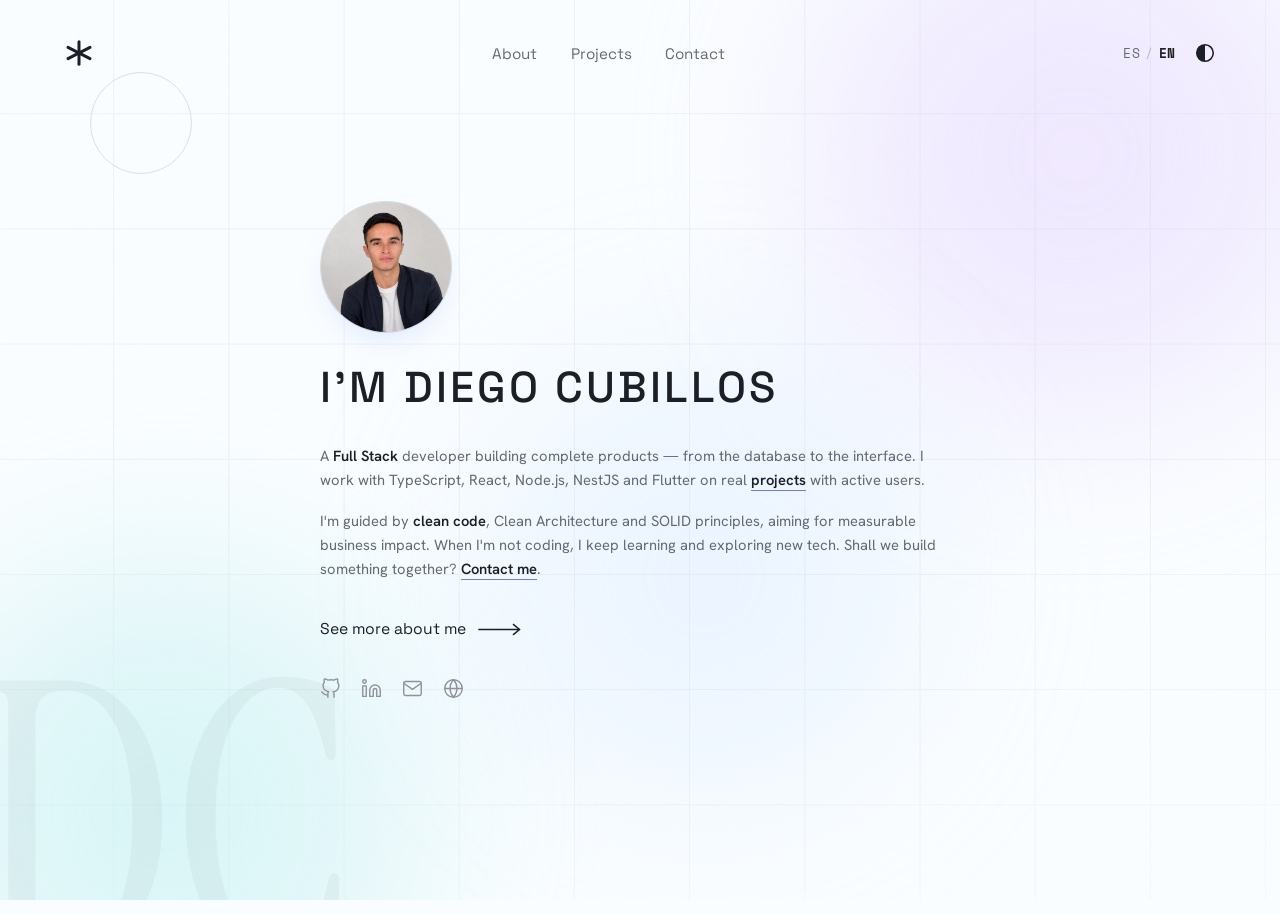
<file: index.html>
<!DOCTYPE html>
<html lang="es" data-theme="light">
<head>
  <meta charset="UTF-8" />
  <meta name="viewport" content="width=device-width, initial-scale=1.0" />

  <!-- ===== Primary meta ===== -->
  <title>Diego Armando Cubillos Clavijo — Desarrollador Full Stack</title>
  <meta name="description" content="Diego Armando Cubillos Clavijo, Desarrollador Full Stack. TypeScript, React, Node.js, NestJS y Flutter. Productos completos desde Tunja, Colombia." />
  <meta name="keywords" content="Diego Cubillos, Diego Armando Cubillos Clavijo, CubillosDev, Desarrollador Full Stack, Full Stack Developer, TypeScript, React, Node.js, NestJS, Flutter, PostgreSQL, Colombia, Tunja, Boyacá" />
  <meta name="author" content="Diego Armando Cubillos Clavijo" />
  <meta name="robots" content="index, follow, max-snippet:-1, max-image-preview:large, max-video-preview:-1" />
  <meta name="application-name" content="Diego Cubillos — Portafolio" />

  <!-- ===== Geo ===== -->
  <meta name="geo.region" content="CO-BOY" />
  <meta name="geo.placename" content="Tunja, Boyacá, Colombia" />
  <meta name="geo.position" content="5.5353;-73.3678" />
  <meta name="ICBM" content="5.5353, -73.3678" />

  <!-- ===== Canonical & hreflang ===== -->
  <link rel="canonical" href="https://www.diegocubillos.com/" />
  <link rel="alternate" hreflang="es" href="https://www.diegocubillos.com/" />
  <link rel="alternate" hreflang="en" href="https://www.diegocubillos.com/" />
  <link rel="alternate" hreflang="x-default" href="https://www.diegocubillos.com/" />

  <!-- ===== Open Graph ===== -->
  <meta property="og:type" content="profile" />
  <meta property="og:url" content="https://www.diegocubillos.com/" />
  <meta property="og:title" content="Diego Armando Cubillos Clavijo — Desarrollador Full Stack" />
  <meta property="og:description" content="Desarrollador Full Stack especializado en TypeScript, React, Node.js, NestJS y Flutter. Construye productos completos desde Tunja, Colombia." />
  <meta property="og:image" content="https://www.diegocubillos.com/assets/proj/foto-perfil.jpg" />
  <meta property="og:image:alt" content="Diego Armando Cubillos Clavijo — Desarrollador Full Stack" />
  <meta property="og:image:width" content="1122" />
  <meta property="og:image:height" content="1402" />
  <meta property="og:locale" content="es_CO" />
  <meta property="og:locale:alternate" content="en_US" />
  <meta property="og:site_name" content="Diego Cubillos" />
  <meta property="profile:first_name" content="Diego Armando" />
  <meta property="profile:last_name" content="Cubillos Clavijo" />

  <!-- ===== Twitter / X ===== -->
  <meta name="twitter:card" content="summary_large_image" />
  <meta name="twitter:title" content="Diego Armando Cubillos Clavijo — Full Stack Developer" />
  <meta name="twitter:description" content="Full Stack Developer. TypeScript, React, Node.js, NestJS & Flutter. Building complete products from Tunja, Colombia." />
  <meta name="twitter:image" content="https://www.diegocubillos.com/assets/proj/foto-perfil.jpg" />
  <meta name="twitter:image:alt" content="Diego Armando Cubillos Clavijo — Desarrollador Full Stack" />

  <!-- ===== Favicon ===== -->
  <link rel="icon" href="favicon.svg" type="image/svg+xml" />
  <link rel="apple-touch-icon" href="favicon.svg" />
  <meta name="theme-color" content="#16181d" />

  <!-- ===== Fonts ===== -->
  <link rel="preconnect" href="https://fonts.googleapis.com" />
  <link rel="preconnect" href="https://fonts.gstatic.com" crossorigin />
  <link href="https://fonts.googleapis.com/css2?family=Space+Grotesk:wght@400;500;600;700&family=Hanken+Grotesk:wght@400;500;600&family=Instrument+Serif:ital@0;1&family=Space+Mono:wght@400;700&display=swap" rel="stylesheet" />

  <link rel="stylesheet" href="styles.css" />

  <!-- ===== Structured data: Person ===== -->
  <script type="application/ld+json">
  {
    "@context": "https://schema.org",
    "@type": "Person",
    "name": "Diego Armando Cubillos Clavijo",
    "alternateName": ["Diego Cubillos", "CubillosDev"],
    "url": "https://www.diegocubillos.com",
    "image": "https://www.diegocubillos.com/assets/proj/foto-perfil.jpg",
    "email": "hola@diegocubillos.com",
    "jobTitle": "Full Stack Developer",
    "description": "Desarrollador Full Stack especializado en TypeScript, React, Node.js, NestJS y Flutter. Construye productos completos de la base de datos a la interfaz, guiado por Clean Architecture y principios SOLID.",
    "knowsAbout": [
      "TypeScript", "JavaScript", "React", "Node.js", "NestJS", "Express.js",
      "Flutter", "Dart", "PostgreSQL", "TypeORM", "Tailwind CSS", "Jest",
      "Supertest", "Swagger", "OpenAPI", "Framer Motion", "Recharts", "Vite",
      "Clean Architecture", "SOLID", "Microservices", "REST APIs",
      "Full Stack Development", "Mobile Development", "Linux", "Git"
    ],
    "address": {
      "@type": "PostalAddress",
      "addressLocality": "Tunja",
      "addressRegion": "Boyacá",
      "addressCountry": "CO"
    },
    "nationality": {
      "@type": "Country",
      "name": "Colombia"
    },
    "alumniOf": {
      "@type": "CollegeOrUniversity",
      "name": "Universidad Santo Tomás",
      "address": {
        "@type": "PostalAddress",
        "addressLocality": "Tunja",
        "addressCountry": "CO"
      }
    },
    "hasCredential": {
      "@type": "EducationalOccupationalCredential",
      "name": "Scrum Fundamentals Certified",
      "credentialCategory": "certification",
      "recognizedBy": {
        "@type": "Organization",
        "name": "SCRUMstudy"
      }
    },
    "sameAs": [
      "https://github.com/CubillosDev",
      "https://linkedin.com/in/cubillosdiego"
    ]
  }
  </script>

  <!-- ===== Structured data: WebSite ===== -->
  <script type="application/ld+json">
  {
    "@context": "https://schema.org",
    "@type": "WebSite",
    "name": "Diego Cubillos — Portafolio",
    "alternateName": "Diego Armando Cubillos Clavijo",
    "url": "https://www.diegocubillos.com",
    "description": "Portafolio profesional de Diego Armando Cubillos Clavijo, Desarrollador Full Stack especializado en TypeScript, React, Node.js, NestJS y Flutter.",
    "author": {
      "@type": "Person",
      "name": "Diego Armando Cubillos Clavijo"
    },
    "inLanguage": ["es", "en"]
  }
  </script>
</head>
<body>
  <!-- ===== Background layers ===== -->
  <div class="bg" aria-hidden="true">
    <div class="grid"></div>
    <div class="blobs">
      <span class="blob b1"></span>
      <span class="blob b2"></span>
      <span class="blob b3"></span>
    </div>
    <div class="initials">DC<span class="dot">.</span></div>
    <div class="float-ring"></div>
    <div class="cursor-glow"></div>
  </div>

  <!-- ===== Header ===== -->
  <header class="nav">
    <a class="logo" href="/" data-view="home" aria-label="Inicio">
      <svg viewBox="0 0 24 24" width="30" height="30" fill="none" stroke="currentColor" stroke-width="2.4" stroke-linecap="round">
        <line x1="12" y1="3" x2="12" y2="21"></line>
        <line x1="3.2" y1="7.5" x2="20.8" y2="16.5"></line>
        <line x1="20.8" y1="7.5" x2="3.2" y2="16.5"></line>
      </svg>
    </a>
    <nav class="nav-links">
      <a href="/about" data-view="about" data-i18n="nav.about">Sobre mí</a>
      <a href="/projects" data-view="projects" data-i18n="nav.projects">Proyectos</a>
      <a href="/contact" data-view="contact" data-i18n="nav.contact">Contacto</a>
    </nav>
    <div class="controls">
      <button class="lang-btn" id="langBtn" aria-label="Cambiar idioma">
        <span class="lang-on">ES</span><span class="sep">/</span><span class="lang-off">EN</span>
      </button>
      <button class="theme-btn" id="themeBtn" aria-label="Cambiar tema">
        <svg viewBox="0 0 24 24" width="22" height="22">
          <circle cx="12" cy="12" r="9" fill="none" stroke="currentColor" stroke-width="1.7"></circle>
          <path d="M12 3a9 9 0 0 0 0 18z" fill="currentColor"></path>
        </svg>
      </button>
      <button class="menu-btn" id="menuBtn" aria-label="Menú">
        <span></span><span></span><span></span>
      </button>
    </div>
  </header>

  <!-- ===== Views ===== -->
  <main>
    <!-- HOME -->
    <section class="view view-home is-active" id="home">
      <div class="home-inner">
        <img class="hero-photo" src="assets/proj/foto-avatar.jpg" alt="Diego Armando Cubillos Clavijo" width="132" height="132" />
        <div class="name-stage">
          <span class="ghost g-a" aria-hidden="true">Soy Diego Cubillos</span>
          <span class="ghost g-b" aria-hidden="true">Soy Diego Cubillos</span>
          <h1 class="hero-name" id="heroName">Soy Diego Cubillos</h1>
        </div>
        <div class="hero-body">
          <p id="heroP1">Desarrollador <b>Full Stack</b> que construye productos completos — de la base de datos a la interfaz. Trabajo con TypeScript, React, Node.js, NestJS y Flutter en proyectos reales con usuarios activos.</p>
          <p id="heroP2">Me guío por <b>código limpio</b>, Clean Architecture y principios SOLID, buscando impacto medible en el negocio. Cuando no estoy programando, sigo aprendiendo y explorando nuevas tecnologías.</p>
        </div>
        <a href="/about" class="see-more" data-view="about">
          <span data-i18n="home.seeMore">Ver más sobre mí</span>
          <svg viewBox="0 0 40 12" width="44" height="13" fill="none" stroke="currentColor" stroke-width="1.4">
            <line x1="0" y1="6" x2="38" y2="6"></line>
            <polyline points="32,1 38,6 32,11"></polyline>
          </svg>
        </a>
        <div class="socials" id="homeSocials"></div>
      </div>
    </section>

    <!-- ABOUT -->
    <section class="view view-scroll" id="about">
      <div class="scroll-inner">
        <h2 class="big-title" data-i18n="about.title">Sobre mí.</h2>
        <div class="about-rows" id="aboutRows">
          <div class="about-row">
            <div class="row-head"><span class="marker"></span><h3>Backend &amp; Arquitectura</h3></div>
            <p class="row-text">Diseño APIs y sistemas que escalan. He construido arquitecturas de microservicios con API Gateway, módulos de geolocalización en tiempo real con NestJS y suites de pruebas automatizadas con Jest y Supertest. Trabajo con controllers, services, guards y DTOs, junto a validación y autenticación segura, para mantener una base de código limpia y mantenible.</p>
          </div>
          <div class="about-row">
            <div class="row-head"><span class="marker"></span><h3>Frontend &amp; UI</h3></div>
            <p class="row-text">Construyo interfaces rápidas y cuidadas con React 19, Vite y Tailwind CSS. Integro visualización de datos con Recharts y animaciones fluidas con Framer Motion, siempre buscando experiencias claras, accesibles y agradables de usar.</p>
          </div>
          <div class="about-row">
            <div class="row-head"><span class="marker"></span><h3>Mobile &amp; Datos</h3></div>
            <p class="row-text">Desarrollo apps móviles multiplataforma con Flutter y Dart, y modelo bases de datos relacionales sólidas con PostgreSQL. Conecto el mundo móvil con el backend mediante APIs REST bien documentadas con Swagger/OpenAPI.</p>
          </div>
        </div>
        <div class="about-foot">
          <div class="foot-col">
            <span class="foot-label" data-i18n="about.eduLabel">Educación</span>
            <p class="foot-main" data-i18n="about.edu">Ingeniería de Sistemas</p>
            <p class="foot-sub">Universidad Santo Tomás · Tunja · 2023—<span data-i18n="about.present">Presente</span></p>
          </div>
          <div class="foot-col">
            <span class="foot-label" data-i18n="about.certLabel">Certificación</span>
            <p class="foot-main">Scrum Fundamentals Certified</p>
            <p class="foot-sub">SCRUMstudy · 2025</p>
          </div>
          <div class="foot-col">
            <span class="foot-label" data-i18n="about.stackLabel">Stack</span>
            <div class="stack-tags" id="stackTags">
              <span>TypeScript</span><span>React 19</span><span>Node.js</span><span>NestJS</span>
              <span>Express</span><span>Flutter</span><span>PostgreSQL</span><span>TypeORM</span>
              <span>Tailwind</span><span>Framer Motion</span><span>Jest</span><span>Git</span><span>Linux</span>
            </div>
          </div>
        </div>
      </div>
    </section>

    <!-- PROJECTS -->
    <section class="view view-scroll" id="projects">
      <div class="scroll-inner">
        <h2 class="big-title" data-i18n="projects.title">Proyectos.</h2>
        <div class="filters" id="filters"></div>
        <div class="grid-projects" id="projectGrid">
          <article class="pcard">
            <div class="pcard-body">
              <h3>Sistema de Control de Flotas</h3>
              <p>Plataforma de 3 capas — API REST, panel web y app móvil — para supervisar flotas vehiculares en tiempo real con NestJS, React 19 y Flutter.</p>
            </div>
          </article>
          <article class="pcard">
            <div class="pcard-body">
              <h3>Gestión de Equipos Hospitalarios</h3>
              <p>Sistema basado en microservicios con API Gateway central que desacopla inventario, mantenimiento y usuarios con Express.js y PostgreSQL.</p>
            </div>
          </article>
          <article class="pcard">
            <div class="pcard-body">
              <h3>Everwood FAQ</h3>
              <p>Plataforma cloud que analiza conversaciones y genera FAQs automáticamente con JavaScript y procesamiento de lenguaje natural.</p>
            </div>
          </article>
          <article class="pcard">
            <div class="pcard-body">
              <h3>LATAM Comparte CMS</h3>
              <p>Sistema de gestión de contenidos multiplataforma construido con Flutter y Dart para una plataforma colaborativa a nivel LATAM.</p>
            </div>
          </article>
        </div>
      </div>
    </section>

    <!-- CONTACT -->
    <section class="view view-contact" id="contact">
      <div class="contact-inner">
        <h2 class="big-title" data-i18n="contact.title">Contacto.</h2>
        <p class="contact-lead" id="contactLead"></p>
        <button class="email-pill" id="emailPill">
          <span class="email-text"></span>
          <span class="email-copy" data-i18n="contact.copy">copiar</span>
        </button>
        <div class="socials" id="contactSocials"></div>
        <p class="contact-loc" id="contactLoc"></p>
      </div>
    </section>
  </main>

  <!-- ===== Project detail drawer ===== -->
  <div class="drawer-overlay" id="drawerOverlay"></div>
  <aside class="drawer" id="drawer" aria-hidden="true">
    <button class="drawer-close" id="drawerClose">
      <svg viewBox="0 0 24 24" width="22" height="22" fill="none" stroke="currentColor" stroke-width="1.7"><polyline points="15,4 7,12 15,20"></polyline></svg>
      <span data-i18n="drawer.back">Volver a proyectos</span>
    </button>
    <div class="drawer-body" id="drawerBody"></div>
    <div class="drawer-foot" id="drawerFoot"></div>
  </aside>

  <script src="app.js"></script>
</body>
</html>
</file>
<file: styles.css>
/* ===================== Tokens ===================== */
:root {
  --bg: oklch(0.992 0.004 240);
  --bg-soft: oklch(0.97 0.006 240);
  --text: oklch(0.24 0.014 262);
  --muted: oklch(0.52 0.012 262);
  --faint: oklch(0.66 0.01 262);
  --line: oklch(0.9 0.008 262);
  --card: oklch(1 0 0 / 0.55);
  --card-bd: oklch(0.86 0.01 262 / 0.7);
  --pill: oklch(0.95 0.006 262);
  --initials: oklch(0.5 0.02 262 / 0.06);

  --aqua: oklch(0.9 0.06 198);
  --blue: oklch(0.89 0.06 256);
  --violet: oklch(0.88 0.07 304);
  --blob-a: 0.42;

  --accent: oklch(0.62 0.13 280);
  --glow: oklch(0.8 0.12 270 / 0.5);
  --eq-a: 0.3;
  --aura-a: 0.55;
  --g1: oklch(0.7 0.2 200 / 0.78);
  --g2: oklch(0.62 0.24 350 / 0.72);

  --font-display: "Space Grotesk", sans-serif;
  --font-body: "Hanken Grotesk", sans-serif;
  --font-serif: "Instrument Serif", serif;
  --font-mono: "Space Mono", monospace;

  --ease: cubic-bezier(0.22, 1, 0.36, 1);
}

[data-theme="dark"] {
  --bg: oklch(0.17 0.013 258);
  --bg-soft: oklch(0.2 0.014 258);
  --text: oklch(0.94 0.006 258);
  --muted: oklch(0.66 0.012 258);
  --faint: oklch(0.5 0.012 258);
  --line: oklch(0.32 0.012 258);
  --card: oklch(0.23 0.014 258 / 0.5);
  --card-bd: oklch(0.4 0.015 258 / 0.55);
  --pill: oklch(0.27 0.014 258);
  --initials: oklch(0.85 0.02 258 / 0.05);

  --aqua: oklch(0.62 0.12 198);
  --blue: oklch(0.55 0.14 256);
  --violet: oklch(0.55 0.15 304);
  --blob-a: 0.4;

  --accent: oklch(0.78 0.12 280);
  --glow: oklch(0.7 0.16 270 / 0.42);
  --eq-a: 0.5;
  --aura-a: 0.6;
  --g1: oklch(0.78 0.21 200 / 0.8);
  --g2: oklch(0.7 0.24 350 / 0.72);
}

/* ===================== Base ===================== */
* { margin: 0; padding: 0; box-sizing: border-box; }
html, body { height: 100%; }
body {
  font-family: var(--font-body);
  background: var(--bg);
  color: var(--text);
  overflow: hidden;
  -webkit-font-smoothing: antialiased;
  transition: background 0.6s var(--ease), color 0.6s var(--ease);
}
a { color: inherit; text-decoration: none; }
button { font-family: inherit; color: inherit; background: none; border: none; cursor: pointer; }

/* ===================== Background ===================== */
.bg { position: fixed; inset: 0; z-index: 0; overflow: hidden; pointer-events: none; }
.grid {
  position: absolute; inset: -2px;
  background-image:
    linear-gradient(to right, var(--line) 1px, transparent 1px),
    linear-gradient(to bottom, var(--line) 1px, transparent 1px);
  background-size: clamp(70px, 9vw, 130px) clamp(70px, 9vw, 130px);
  opacity: 0.4;
  -webkit-mask-image: radial-gradient(ellipse 130% 120% at 50% 35%, #000 30%, transparent 85%);
          mask-image: radial-gradient(ellipse 130% 120% at 50% 35%, #000 30%, transparent 85%);
}
.blobs { position: absolute; inset: 0; will-change: transform; transition: transform 0.5s var(--ease); }
.blob {
  position: absolute; border-radius: 50%;
  filter: blur(95px); opacity: var(--blob-a);
}
.b1 { width: 40vw; height: 40vw; top: -8vw; right: -4vw; background: var(--violet); }
.b2 { width: 38vw; height: 38vw; bottom: -12vw; left: -6vw; background: var(--aqua); }
.b3 { width: 34vw; height: 34vw; top: 28vw; left: 38vw; background: var(--blue); opacity: calc(var(--blob-a) * 0.6); }
.blob { animation: drift 22s var(--ease) infinite alternate; }
.b2 { animation-duration: 28s; animation-delay: -6s; }
.b3 { animation-duration: 34s; animation-delay: -12s; }
@keyframes drift {
  from { transform: translate(0, 0) scale(1); }
  to   { transform: translate(4vw, -3vw) scale(1.12); }
}

.initials {
  position: absolute; left: -2vw; bottom: -6vw;
  font-family: var(--font-serif);
  font-size: 30vw; line-height: 0.78;
  color: var(--initials); letter-spacing: -0.02em;
  user-select: none; will-change: transform;
  transition: transform 0.6s var(--ease);
}
.initials .dot { color: var(--accent); opacity: 0.5; }

.float-ring {
  position: absolute; top: 8vh; left: 7vw;
  width: clamp(80px, 8vw, 150px); aspect-ratio: 1;
  border: 1px solid var(--line); border-radius: 50%;
  animation: float 14s ease-in-out infinite alternate;
}
@keyframes float { from { transform: translateY(0); } to { transform: translateY(40px) translateX(20px); } }

.cursor-glow {
  position: absolute; top: 0; left: 0;
  width: 540px; height: 540px; border-radius: 50%;
  background: radial-gradient(circle, var(--glow) 0%, transparent 62%);
  transform: translate(-50%, -50%);
  left: var(--mx, 50%); top: var(--my, 40%);
  opacity: 0; transition: opacity 0.5s var(--ease);
}
body.has-pointer .cursor-glow { opacity: 1; }

/* ===================== Nav ===================== */
.nav {
  position: fixed; top: 0; left: 0; right: 0; z-index: 30;
  display: flex; align-items: center; justify-content: space-between;
  padding: clamp(20px, 3vw, 38px) clamp(22px, 5vw, 70px);
}
.logo { color: var(--text); display: inline-flex; transition: transform 0.5s var(--ease); }
.logo:hover { transform: rotate(90deg); }
.nav-links { display: flex; gap: clamp(20px, 2.6vw, 42px); }
.nav-links a {
  font-family: var(--font-display); font-size: clamp(0.95rem, 1.05vw, 1.05rem);
  color: var(--muted); position: relative; padding: 4px 0;
  transition: color 0.3s var(--ease);
}
.nav-links a::after {
  content: ""; position: absolute; left: 0; bottom: -2px; height: 1.5px; width: 0;
  background: var(--text); transition: width 0.35s var(--ease);
}
.nav-links a:hover, .nav-links a.active { color: var(--text); }
.nav-links a:hover::after, .nav-links a.active::after { width: 100%; }

.controls { display: flex; align-items: center; gap: 18px; }
.lang-btn {
  font-family: var(--font-mono); font-size: 0.82rem; letter-spacing: 0.04em;
  display: inline-flex; gap: 5px; color: var(--muted); transition: color 0.3s;
}
.lang-btn .sep { opacity: 0.4; }
.lang-btn .lang-on { color: var(--text); font-weight: 700; }
.lang-btn:hover { color: var(--text); }
[lang="en"] .lang-btn .lang-on { color: var(--muted); font-weight: 400; }
[lang="en"] .lang-btn .lang-off { color: var(--text); font-weight: 700; }
.theme-btn { color: var(--text); display: inline-flex; transition: transform 0.5s var(--ease); }
.theme-btn:hover { transform: rotate(180deg); }
.menu-btn { display: none; flex-direction: column; justify-content: center; gap: 5px; width: 30px; height: 30px; }
.menu-btn span { display: block; height: 2px; width: 22px; background: var(--text); border-radius: 2px; transition: transform 0.3s var(--ease), opacity 0.25s; }
.nav.open .menu-btn span:nth-child(1) { transform: translateY(7px) rotate(45deg); }
.nav.open .menu-btn span:nth-child(2) { opacity: 0; }
.nav.open .menu-btn span:nth-child(3) { transform: translateY(-7px) rotate(-45deg); }

/* ===================== Views ===================== */
main { position: relative; z-index: 10; height: 100%; }
.view {
  position: absolute; inset: 0;
  opacity: 0; visibility: hidden; pointer-events: none;
  transform: translateY(14px);
  transition: opacity 0.55s var(--ease), transform 0.55s var(--ease), visibility 0.55s;
}
.view.is-active { opacity: 1; visibility: visible; pointer-events: auto; transform: none; }

.view-home, .view-contact { display: flex; align-items: center; justify-content: center; padding: 9vh clamp(24px, 6vw, 90px); }
.view-scroll { overflow-y: auto; overflow-x: hidden; padding: 15vh clamp(24px, 6vw, 90px) 12vh; }
.view-scroll::-webkit-scrollbar { width: 8px; }
.view-scroll::-webkit-scrollbar-thumb { background: var(--line); border-radius: 8px; }
.scroll-inner { max-width: 1120px; margin: 0 auto; }

/* ===================== Home ===================== */
.home-inner { max-width: 640px; width: 100%; text-align: left; display: flex; flex-direction: column; align-items: flex-start; }
.hero-photo {
  width: clamp(96px, 11vw, 132px); aspect-ratio: 1;
  border-radius: 50%; object-fit: cover;
  margin-bottom: clamp(22px, 2.6vw, 32px);
  border: 1px solid var(--card-bd);
  box-shadow: 0 14px 34px -16px var(--glow);
  background: var(--pill);
}
.hero-name {
  position: relative; z-index: 2; color: var(--text);
  font-family: var(--font-display); font-weight: 500;
  font-size: clamp(1.5rem, 3.4vw, 2.7rem); line-height: 1.05;
  letter-spacing: clamp(0.02em, 0.35vw, 0.07em); text-transform: uppercase;
  margin-bottom: 0; max-width: 100%;
}
/* Corrupted / glitch ghost letters behind the name (real elements) */
.name-stage { position: relative; display: inline-block; max-width: 100%; align-self: flex-start; margin-bottom: clamp(26px, 2.6vw, 36px); }
.ghost {
  position: absolute; top: 0; left: 0; width: 100%; z-index: 1;
  pointer-events: none; user-select: none;
  font-family: var(--font-display); font-weight: 500;
  font-size: clamp(1.5rem, 3.4vw, 2.7rem); line-height: 1.05;
  letter-spacing: clamp(0.02em, 0.35vw, 0.07em); text-transform: uppercase;
  will-change: transform, clip-path;
}
.g-a { color: var(--g1); opacity: 0; animation: glitchA 2.5s steps(1, end) infinite; }
.g-b { color: var(--g2); opacity: 0; animation: glitchB 3.1s steps(1, end) infinite; }
@keyframes glitchA {
  0%, 6%, 12%, 45%, 51%, 73%, 78%, 100% { opacity: 0; }
  7%  { opacity: 0.9; transform: translate(-5px, -2px); clip-path: inset(14% 0 56% 0); }
  9%  { opacity: 0.9; transform: translate(4px, 1px);   clip-path: inset(55% 0 12% 0); }
  46% { opacity: 0.9; transform: translate(-6px, 1px);  clip-path: inset(34% 0 41% 0); }
  48% { opacity: 0.9; transform: translate(3px, -2px);  clip-path: inset(4% 0 72% 0); }
  74% { opacity: 0.9; transform: translate(5px, 0);     clip-path: inset(60% 0 18% 0); }
  76% { opacity: 0.9; transform: translate(-4px, 1px);  clip-path: inset(22% 0 52% 0); }
}
@keyframes glitchB {
  0%, 20%, 26%, 58%, 64%, 88%, 93%, 100% { opacity: 0; }
  21% { opacity: 0.85; transform: translate(5px, 1px);   clip-path: inset(46% 0 26% 0); }
  23% { opacity: 0.85; transform: translate(-4px, -1px); clip-path: inset(8% 0 66% 0); }
  59% { opacity: 0.85; transform: translate(6px, -1px);  clip-path: inset(28% 0 48% 0); }
  61% { opacity: 0.85; transform: translate(-3px, 2px);  clip-path: inset(64% 0 8% 0); }
  89% { opacity: 0.85; transform: translate(-5px, 0);    clip-path: inset(40% 0 38% 0); }
  91% { opacity: 0.85; transform: translate(4px, 1px);   clip-path: inset(12% 0 60% 0); }
}
@media (prefers-reduced-motion: reduce) {
  .g-a, .g-b { animation: none; opacity: 0; }
}
@keyframes auraMove {
  0%   { transform: translate(-4%, 2%) scale(1); }
  50%  { transform: translate(4%, -5%) scale(1.14); }
  100% { transform: translate(7%, 3%) scale(1.06); }
}
@media (prefers-reduced-motion: reduce) { .name-aura { animation: none; } }
.hero-name .ch { display: inline-block; }
.hero-name .ch.sp { width: 0.4em; }

.hero-body { max-width: 640px; display: flex; flex-direction: column; gap: clamp(13px, 1.4vw, 20px); }
.hero-body p {
  font-size: clamp(0.92rem, 1vw, 1.08rem); line-height: 1.62;
  color: var(--muted); text-wrap: pretty;
}
.hero-body b { color: var(--text); font-weight: 600; }
.hero-body a.kw {
  color: var(--text); font-weight: 600; cursor: pointer;
  border-bottom: 1.5px solid var(--accent); padding-bottom: 1px;
  transition: color 0.3s, border-color 0.3s;
}
.hero-body a.kw:hover { color: var(--accent); }

.see-more {
  display: inline-flex; align-items: center; gap: 12px;
  margin-top: clamp(24px, 3vw, 40px);
  font-family: var(--font-display); font-size: 0.98rem; color: var(--text);
}
.see-more svg { transition: transform 0.4s var(--ease); }
.see-more:hover svg { transform: translateX(8px); }

.socials { display: flex; gap: 20px; margin-top: clamp(24px, 3vw, 40px); }
.socials a {
  color: var(--faint); display: inline-flex;
  transition: color 0.3s var(--ease), transform 0.3s var(--ease);
}
.socials a:hover { color: var(--text); transform: translateY(-3px); }

/* ===================== Big titles ===================== */
.big-title {
  font-family: var(--font-display); font-weight: 700;
  font-size: clamp(2rem, 4.4vw, 3.4rem); letter-spacing: -0.02em;
  margin-bottom: clamp(28px, 4vw, 48px);
}

/* ===================== About ===================== */
.about-rows { display: flex; flex-direction: column; }
.about-row {
  display: grid; grid-template-columns: 1fr auto;
  gap: 18px 30px; padding: clamp(26px, 3vw, 40px) 0;
  border-top: 1px solid var(--line); align-items: start;
}
.about-row:last-child { border-bottom: 1px solid var(--line); }
.about-row .row-head { display: flex; align-items: center; gap: 12px; }
.about-row .marker {
  width: 11px; height: 11px; border-radius: 50%;
  border: 1.6px solid var(--faint); flex: none; transition: all 0.4s var(--ease);
}
.about-row:hover .marker { background: var(--accent); border-color: var(--accent); box-shadow: 0 0 0 4px var(--glow); }
.about-row h3 { font-family: var(--font-display); font-size: clamp(1.05rem, 1.2vw, 1.28rem); font-weight: 600; }
.about-row .row-text {
  grid-column: 1 / 2; max-width: 760px; margin-top: 4px;
  color: var(--muted); font-size: clamp(0.9rem, 0.95vw, 1rem); line-height: 1.65; text-wrap: pretty;
}
.about-row .row-link {
  grid-column: 2; grid-row: 1; align-self: start;
  font-family: var(--font-display); font-size: 0.98rem; color: var(--text);
  border-bottom: 1.5px solid var(--accent); padding-bottom: 2px; white-space: nowrap;
  transition: color 0.3s;
}
.about-row .row-link:hover { color: var(--accent); }

.about-foot {
  display: grid; grid-template-columns: repeat(3, 1fr); gap: 30px;
  margin-top: clamp(44px, 5vw, 72px);
}
.foot-label { font-family: var(--font-mono); font-size: 0.74rem; letter-spacing: 0.12em; text-transform: uppercase; color: var(--faint); }
.foot-main { font-family: var(--font-display); font-size: 1.12rem; font-weight: 600; margin: 12px 0 4px; }
.foot-sub { color: var(--muted); font-size: 0.92rem; }
.stack-tags { display: flex; flex-wrap: wrap; gap: 8px; margin-top: 12px; }
.stack-tags span {
  font-family: var(--font-mono); font-size: 0.76rem; padding: 5px 11px;
  background: var(--pill); border-radius: 100px; color: var(--muted);
}

/* ===================== Projects ===================== */
.filters { display: flex; flex-wrap: wrap; gap: 8px; margin-bottom: clamp(30px, 4vw, 48px); }
.filters button {
  font-family: var(--font-display); font-size: 0.95rem; color: var(--muted);
  padding: 9px 20px; border-radius: 100px; transition: all 0.3s var(--ease);
}
.filters button:hover { color: var(--text); }
.filters button.active { background: var(--text); color: var(--bg); }

.grid-projects { display: grid; grid-template-columns: repeat(2, 1fr); align-items: start; gap: clamp(18px, 2vw, 28px); padding-bottom: 4vh; }
.pcard {
  border: 1px solid var(--card-bd); background: var(--card);
  border-radius: 18px; overflow: hidden; cursor: pointer;
  backdrop-filter: blur(8px); transition: transform 0.45s var(--ease), border-color 0.45s var(--ease), box-shadow 0.45s var(--ease);
}
.pcard:hover { transform: translateY(-6px); border-color: var(--accent); box-shadow: 0 24px 50px -28px var(--glow); }
.pcard-cover {
  position: relative; overflow: hidden; background: var(--pill); border-bottom: 1px solid var(--card-bd);
}
.pcard-cover img { width: 100%; height: auto; display: block; transition: transform 0.6s var(--ease); }
.pcard:hover .pcard-cover img { transform: scale(1.03); }
.pcard-kicker { display: block; font-family: var(--font-mono); font-size: 0.7rem; letter-spacing: 0.1em; text-transform: uppercase; color: var(--faint); margin-bottom: 9px; }
.pcard-body { padding: 22px 24px 26px; }
.pcard-body h3 { font-family: var(--font-display); font-size: 1.14rem; font-weight: 600; margin-bottom: 7px; }
.pcard-body p { color: var(--muted); font-size: 0.9rem; line-height: 1.55; margin-bottom: 14px; text-wrap: pretty; }
.ptags { display: flex; flex-wrap: wrap; gap: 7px; }
.ptags span {
  font-family: var(--font-mono); font-size: 0.72rem; padding: 4px 10px;
  background: var(--pill); border-radius: 100px; color: var(--muted);
}

/* ===================== Contact ===================== */
.contact-inner { max-width: 760px; text-align: center; }
.contact-lead {
  font-size: clamp(1rem, 1.2vw, 1.18rem); line-height: 1.6; color: var(--muted);
  margin-bottom: clamp(26px, 3vw, 40px); text-wrap: balance;
}
.email-pill {
  display: inline-flex; align-items: center; gap: 14px;
  font-family: var(--font-display); font-size: clamp(1rem, 1.5vw, 1.3rem);
  padding: 12px 22px; border: 1px solid var(--card-bd); border-radius: 100px;
  background: var(--card); backdrop-filter: blur(8px); transition: all 0.35s var(--ease);
}
.email-pill:hover { border-color: var(--accent); transform: translateY(-3px); }
.email-pill .email-copy {
  font-family: var(--font-mono); font-size: 0.74rem; letter-spacing: 0.08em; text-transform: uppercase;
  color: var(--bg); background: var(--accent); padding: 5px 12px; border-radius: 100px;
}
.email-pill.copied .email-copy { background: oklch(0.7 0.16 150); }
.contact-inner .socials { justify-content: center; }
.contact-loc { margin-top: clamp(30px, 4vw, 46px); font-family: var(--font-mono); font-size: 0.82rem; color: var(--faint); letter-spacing: 0.04em; }

/* ===================== Drawer ===================== */
.drawer-overlay {
  position: fixed; inset: 0; z-index: 40; background: oklch(0.1 0.01 260 / 0.5);
  opacity: 0; visibility: hidden; transition: all 0.45s var(--ease); backdrop-filter: blur(2px);
}
.drawer-overlay.open { opacity: 1; visibility: visible; }
.drawer {
  position: fixed; top: 0; right: 0; bottom: 0; z-index: 50;
  width: min(540px, 100vw); background: var(--bg-soft);
  border-left: 1px solid var(--card-bd);
  display: flex; flex-direction: column;
  transform: translateX(100%); transition: transform 0.5s var(--ease);
}
.drawer.open { transform: none; }
.drawer-close { flex: none; display: inline-flex; align-items: center; gap: 8px; color: var(--muted); font-family: var(--font-display); padding: 20px 24px 14px; transition: color 0.3s; }
.drawer-close:hover { color: var(--text); }
.drawer-body { flex: 1 1 auto; overflow-y: auto; }
.drawer-body::-webkit-scrollbar { width: 8px; }
.drawer-body::-webkit-scrollbar-thumb { background: var(--line); border-radius: 8px; }

.d-hero { width: 100%; background: var(--pill); border-top: 1px solid var(--card-bd); border-bottom: 1px solid var(--card-bd); }
.d-hero img { width: 100%; display: block; }

.d-pad { padding: 26px clamp(22px, 4vw, 38px) 32px; }
.drawer-body h2 { font-family: var(--font-display); font-size: clamp(1.65rem, 4vw, 2.1rem); font-weight: 700; margin-bottom: 8px; }
.drawer-body .d-kicker { display: block; font-family: var(--font-mono); font-size: 0.72rem; letter-spacing: 0.1em; text-transform: uppercase; color: var(--faint); margin-bottom: 10px; }
.drawer-body .d-sub { color: var(--muted); font-size: 1.05rem; margin-bottom: 6px; }
.d-shots { position: relative; margin: 8px calc(-1 * clamp(22px, 4vw, 38px)) 4px; }
.d-gallery.mobile {
  display: flex; gap: 18px; overflow-x: auto; padding: 26px clamp(22px, 4vw, 38px);
  scroll-snap-type: x proximity; scroll-padding-left: clamp(22px, 4vw, 38px);
  scroll-behavior: smooth; -webkit-overflow-scrolling: touch; scrollbar-width: none;
  background: radial-gradient(120% 85% at 50% 0%, color-mix(in oklab, var(--pa) 26%, var(--bg-soft)), var(--bg-soft));
}
.d-gallery.mobile::-webkit-scrollbar { display: none; }
.d-gallery.mobile img {
  height: 340px; width: auto; flex: none; scroll-snap-align: center;
  filter: drop-shadow(0 16px 28px oklch(0.2 0.04 280 / 0.28));
}
.g-nav {
  position: absolute; top: 50%; transform: translateY(-50%); z-index: 3;
  width: 42px; height: 42px; border-radius: 50%;
  background: color-mix(in oklab, var(--bg-soft) 86%, transparent); backdrop-filter: blur(6px);
  border: 1px solid var(--card-bd); color: var(--text);
  display: flex; align-items: center; justify-content: center;
  box-shadow: 0 8px 22px oklch(0.2 0.03 280 / 0.22); cursor: pointer;
  transition: background 0.25s var(--ease), color 0.25s var(--ease), transform 0.2s var(--ease);
}
.g-nav.prev { left: 12px; }
.g-nav.next { right: 12px; }
.g-nav:hover { background: var(--text); color: var(--bg); }
.g-nav:active { transform: translateY(-50%) scale(0.92); }
.drawer-body h4 { font-family: var(--font-display); font-size: 0.8rem; letter-spacing: 0.08em; text-transform: uppercase; color: var(--faint); margin: 26px 0 12px; }
.drawer-body .d-about { color: var(--muted); line-height: 1.7; font-size: 1rem; }
.drawer-body .d-bullets { list-style: none; display: flex; flex-direction: column; gap: 10px; }
.drawer-body .d-bullets li { color: var(--muted); line-height: 1.6; padding-left: 20px; position: relative; }
.drawer-body .d-bullets li::before { content: ""; position: absolute; left: 0; top: 9px; width: 7px; height: 7px; border-radius: 50%; background: var(--accent); }
.drawer-body .ptags { margin-top: 4px; }

.drawer-foot {
  flex: none; padding: 14px clamp(18px, 3vw, 24px) calc(14px + env(safe-area-inset-bottom));
  border-top: 1px solid var(--card-bd); background: var(--bg-soft);
}
.drawer-link {
  display: flex; width: 100%; align-items: center; justify-content: center; gap: 10px; margin: 0;
  font-family: var(--font-display); font-weight: 600; font-size: 1.05rem; color: var(--bg); white-space: nowrap;
  background: var(--text); padding: 16px; border-radius: 14px; transition: background 0.35s var(--ease), transform 0.2s var(--ease);
}
.drawer-link:hover { background: var(--accent); }
.drawer-link:active { transform: scale(0.985); }

/* ===================== Responsive ===================== */
body.no-scroll .view-scroll { overflow: hidden; }

@media (max-width: 860px) {
  .grid-projects { grid-template-columns: 1fr; }
  .about-row { grid-template-columns: 1fr; }
  .about-row .row-link { grid-column: 1; grid-row: auto; }
  .about-foot { grid-template-columns: 1fr; gap: 26px; }
  .initials { font-size: 64vw; }
}

@media (max-width: 680px) {
  .nav { padding: 16px 20px; }
  .menu-btn { display: flex; }
  .nav-links {
    position: absolute; top: 100%; left: 0; right: 0;
    flex-direction: column; gap: 0; align-items: stretch;
    background: var(--bg-soft); border-bottom: 1px solid var(--line);
    padding: 6px 20px 14px; box-shadow: 0 24px 40px -24px oklch(0.2 0.03 280 / 0.4);
    opacity: 0; visibility: hidden; transform: translateY(-10px);
    transition: opacity 0.3s var(--ease), transform 0.3s var(--ease), visibility 0.3s;
  }
  .nav.open .nav-links { opacity: 1; visibility: visible; transform: none; }
  .nav-links a { padding: 14px 2px; font-size: 1.05rem; border-bottom: 1px solid var(--line); color: var(--text); }
  .nav-links a:last-child { border-bottom: none; }
  .nav-links a::after { display: none; }

  .view-home, .view-contact { align-items: flex-start; overflow-y: auto; padding: 96px 22px 60px; }
  .view-scroll { padding: 100px 22px 70px; }
  .home-inner, .hero-body, .name-stage { max-width: 100%; }
  .hero-name { font-size: clamp(1.65rem, 8.5vw, 2.5rem); }
  .ghost { font-size: clamp(1.65rem, 8.5vw, 2.5rem); }
  .hero-body p { font-size: 1rem; }
  .big-title { font-size: clamp(2.1rem, 10vw, 3rem); }
  .initials { font-size: 86vw; bottom: -3vw; }
  .float-ring { display: none; }

  .pcard-cover { height: auto; }

  .contact-inner { text-align: left; }
  .contact-inner .socials { justify-content: flex-start; }
  .email-pill { font-size: 1.02rem; padding: 12px 18px; max-width: 100%; }
  .email-pill .email-text { overflow: hidden; text-overflow: ellipsis; white-space: nowrap; }

  .drawer { width: 100vw; padding: 22px 20px 40px; }
  .d-gallery.mobile img { height: 320px; }
}

@media (max-width: 380px) {
  .controls { gap: 12px; }
  .lang-btn { font-size: 0.78rem; }
}
</file>
